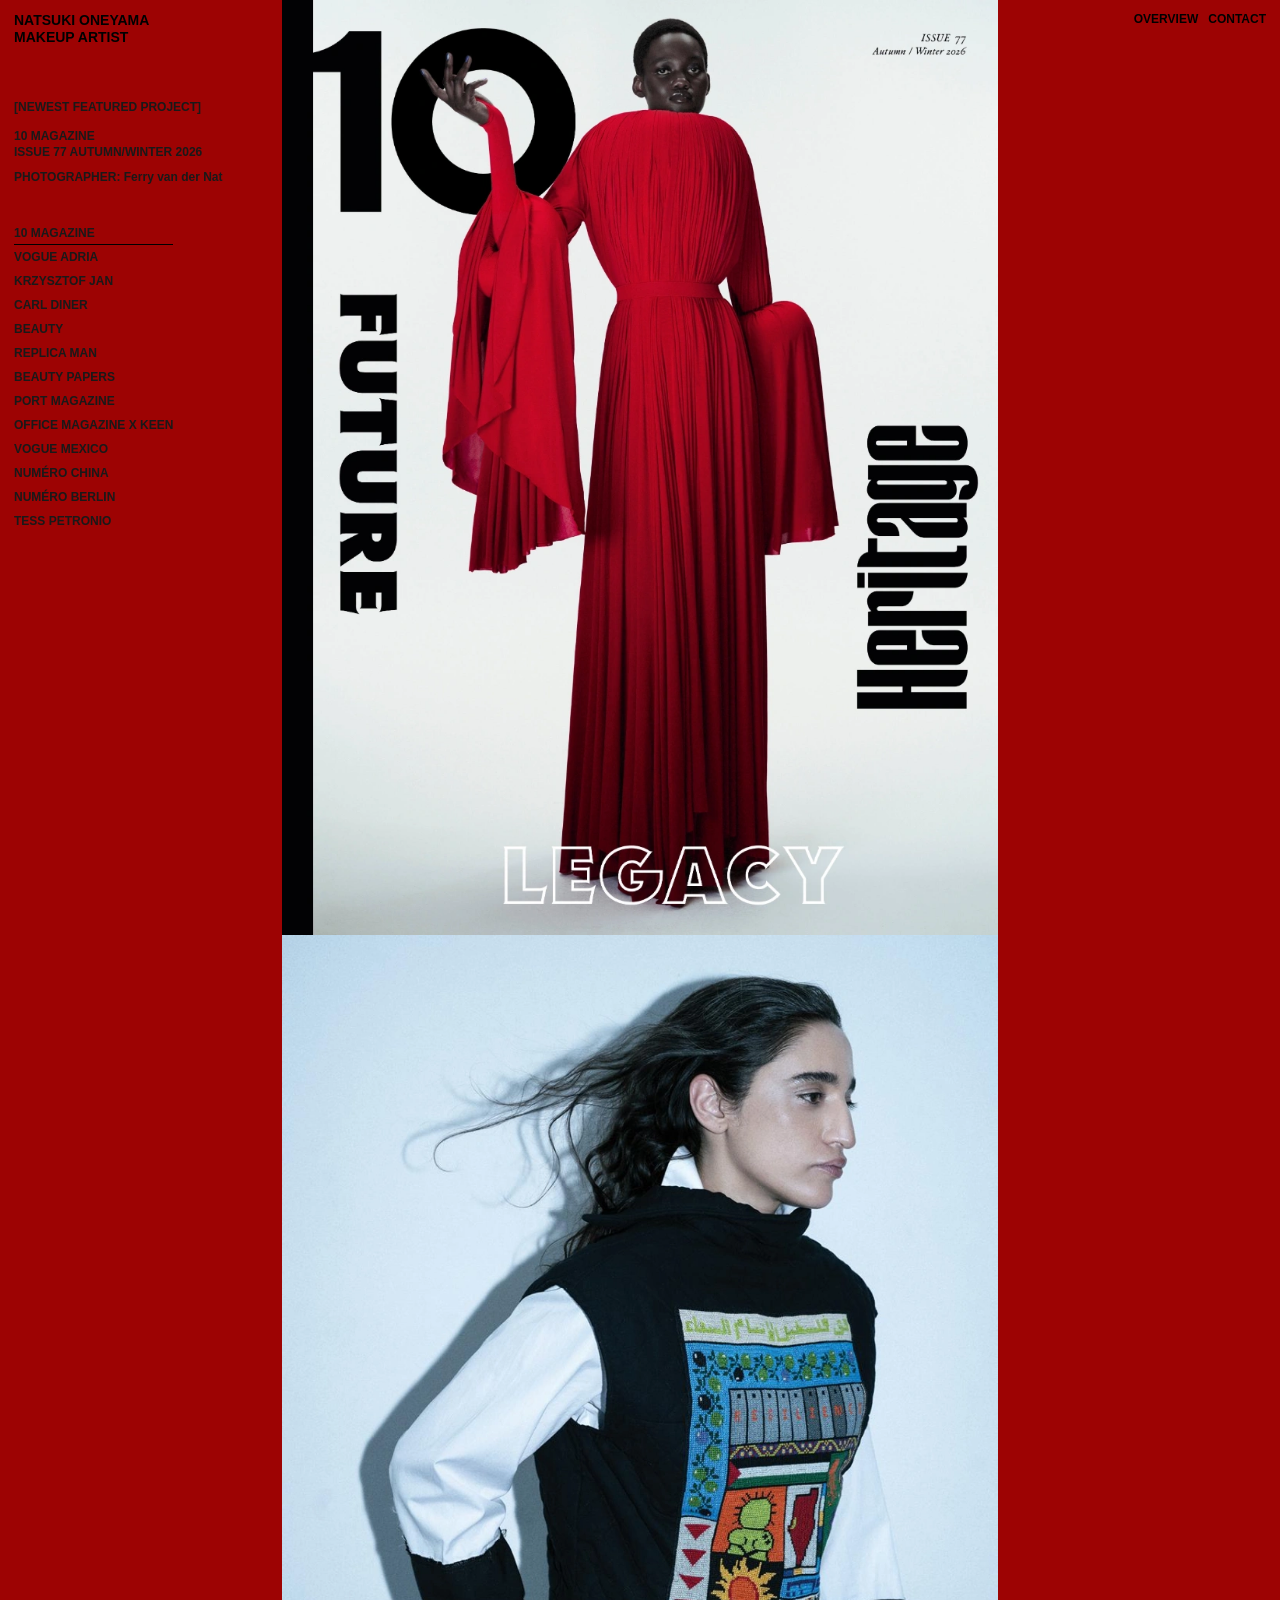
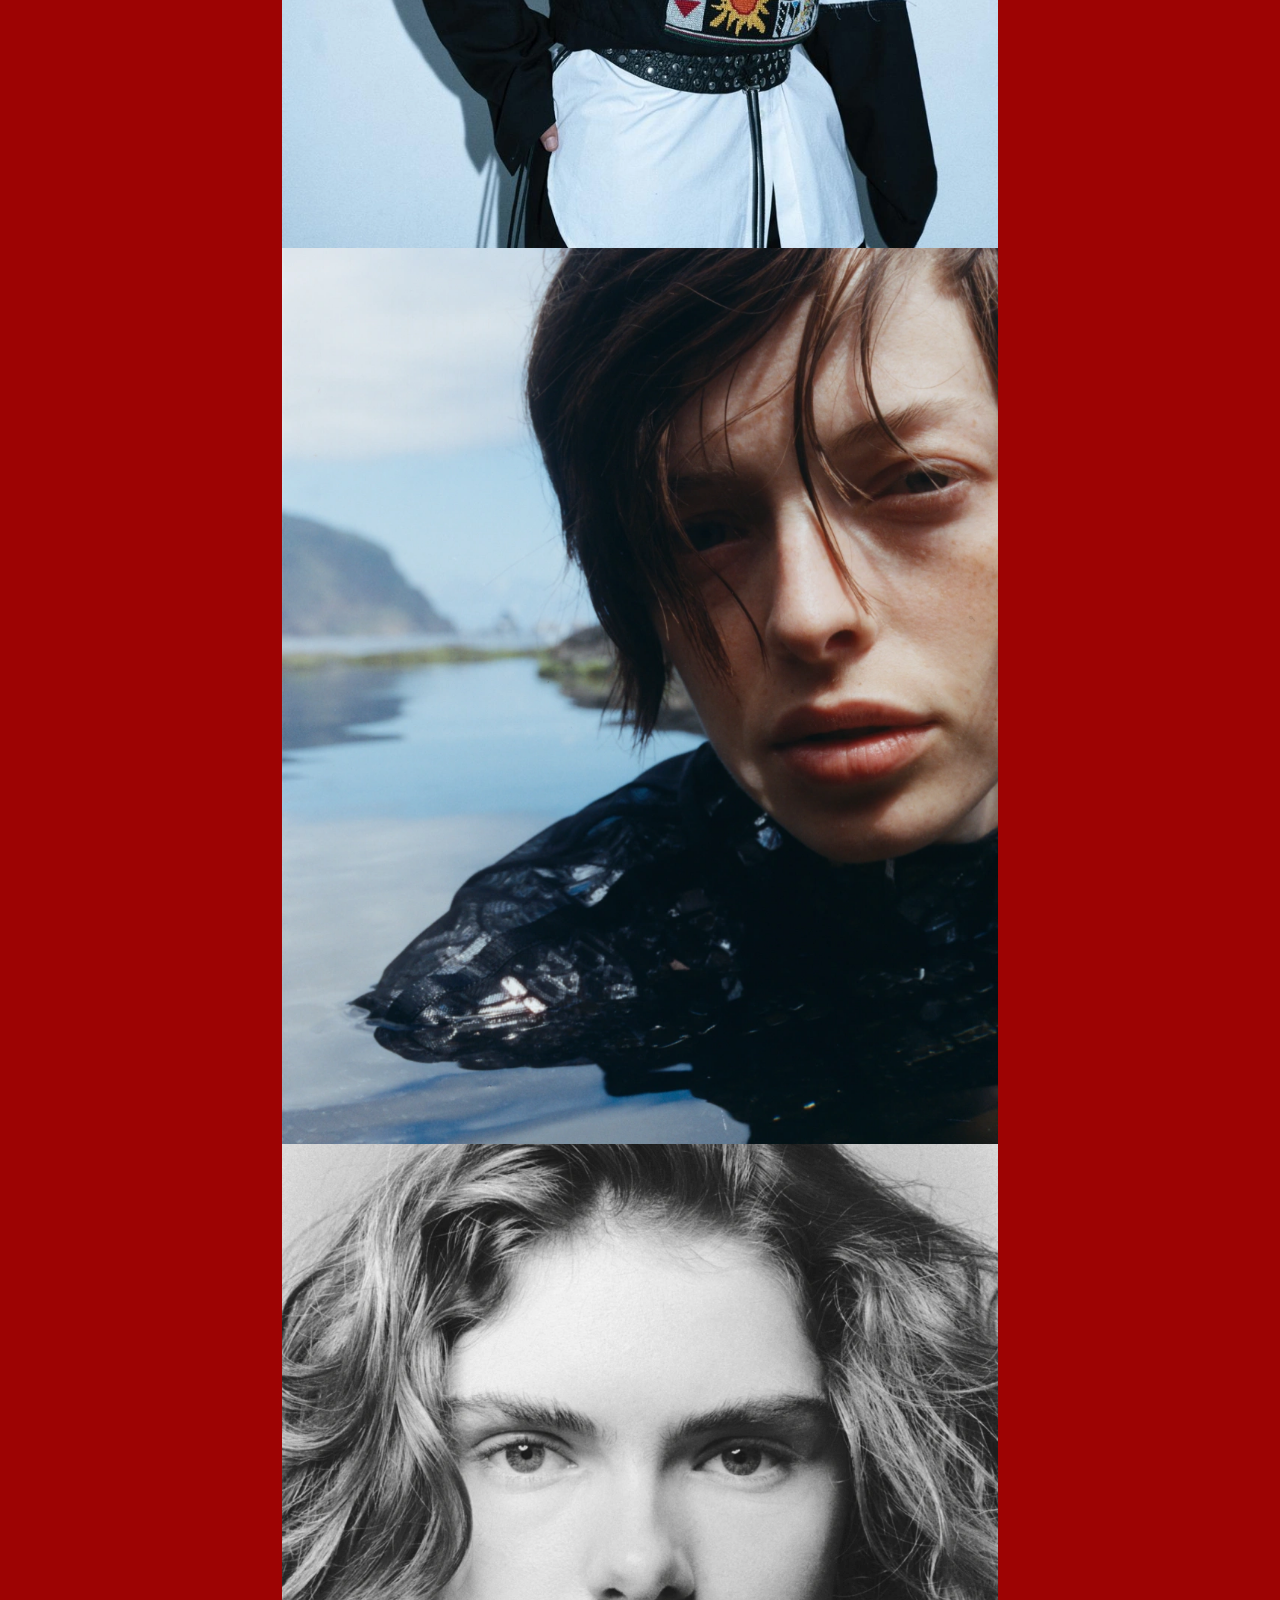
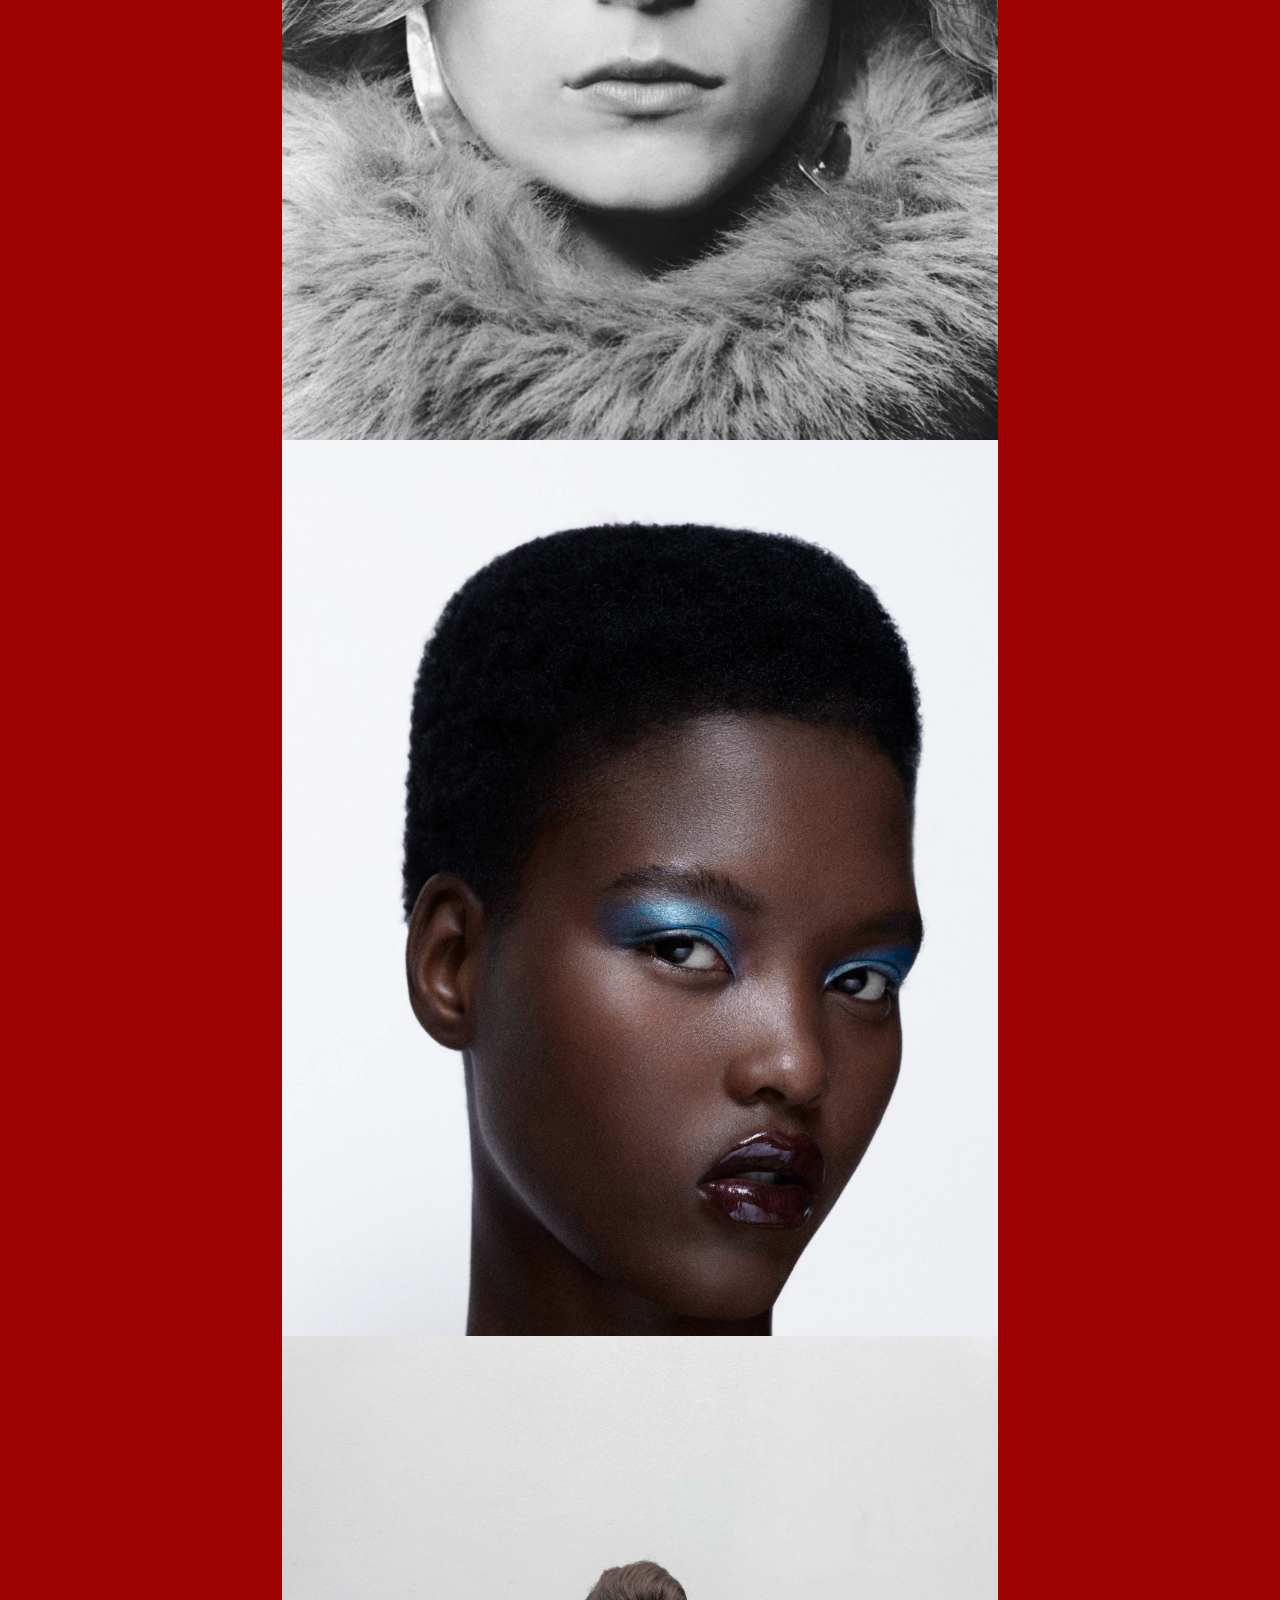
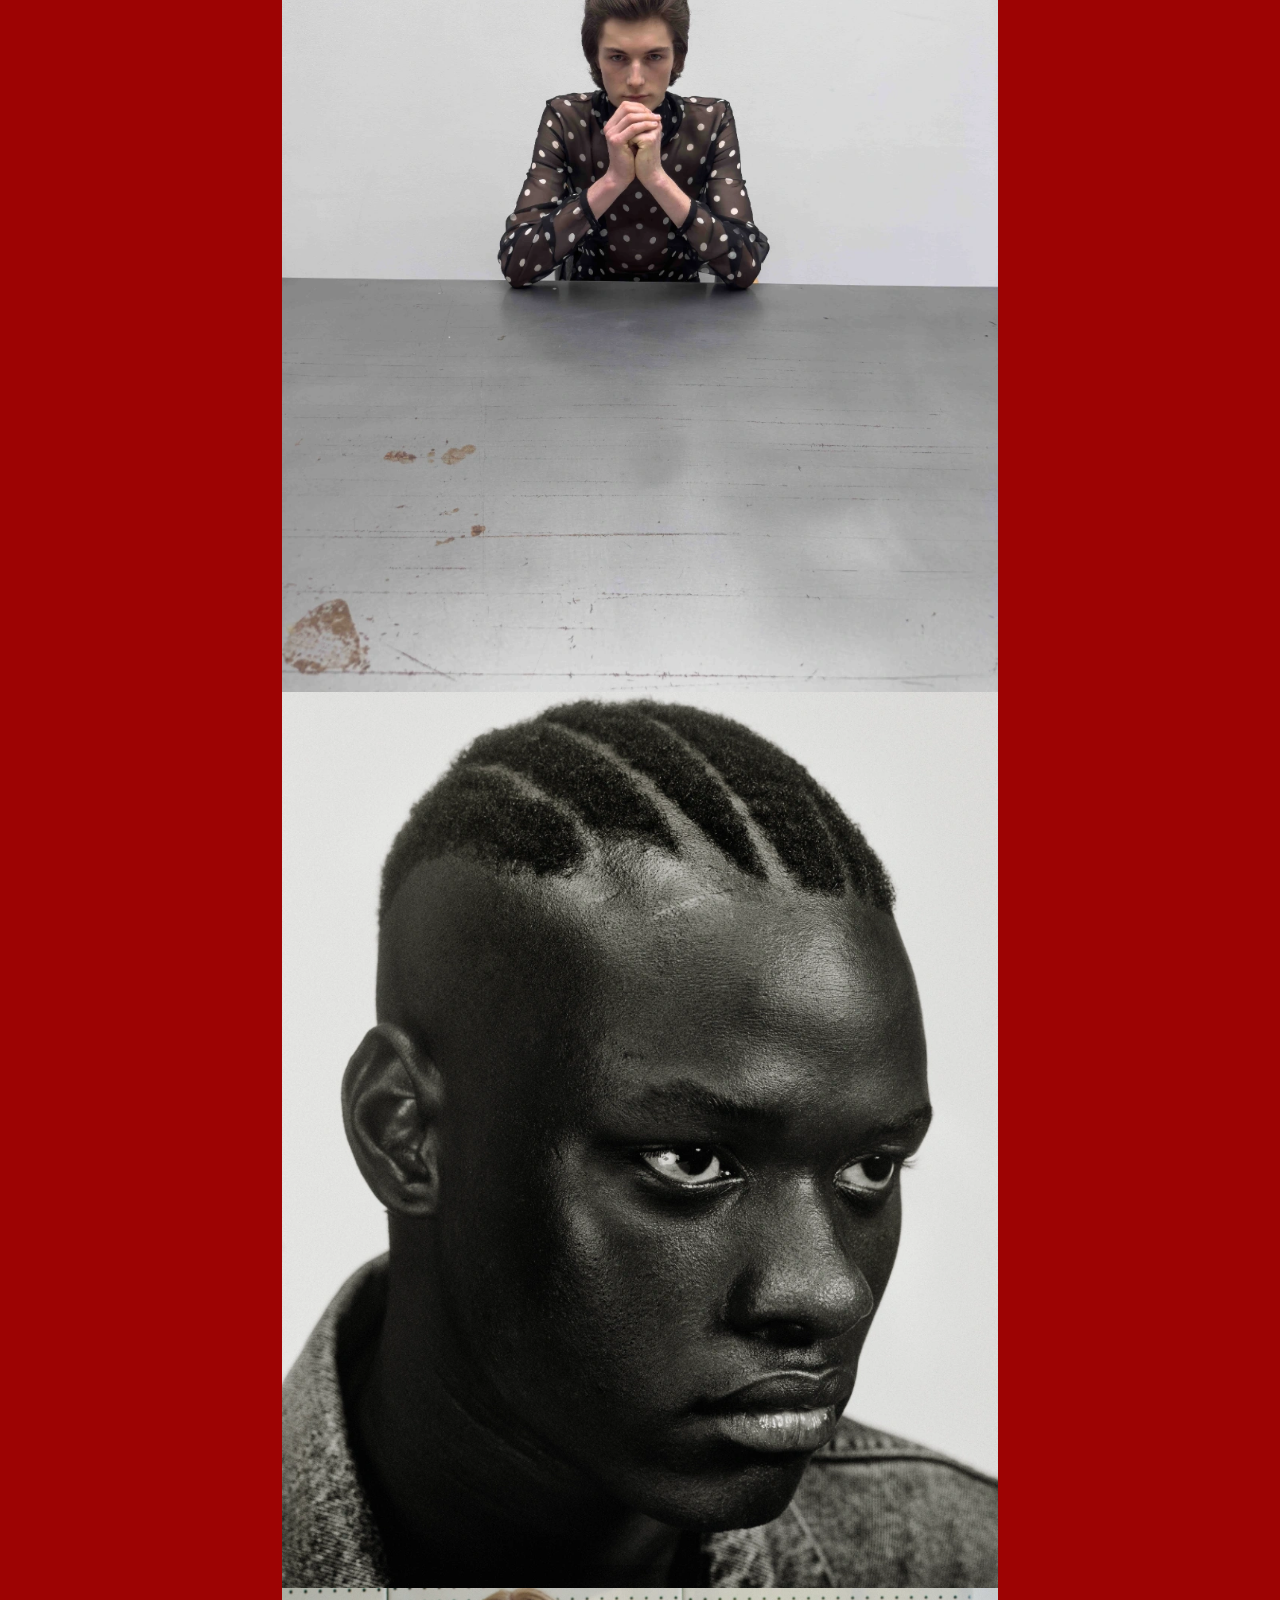
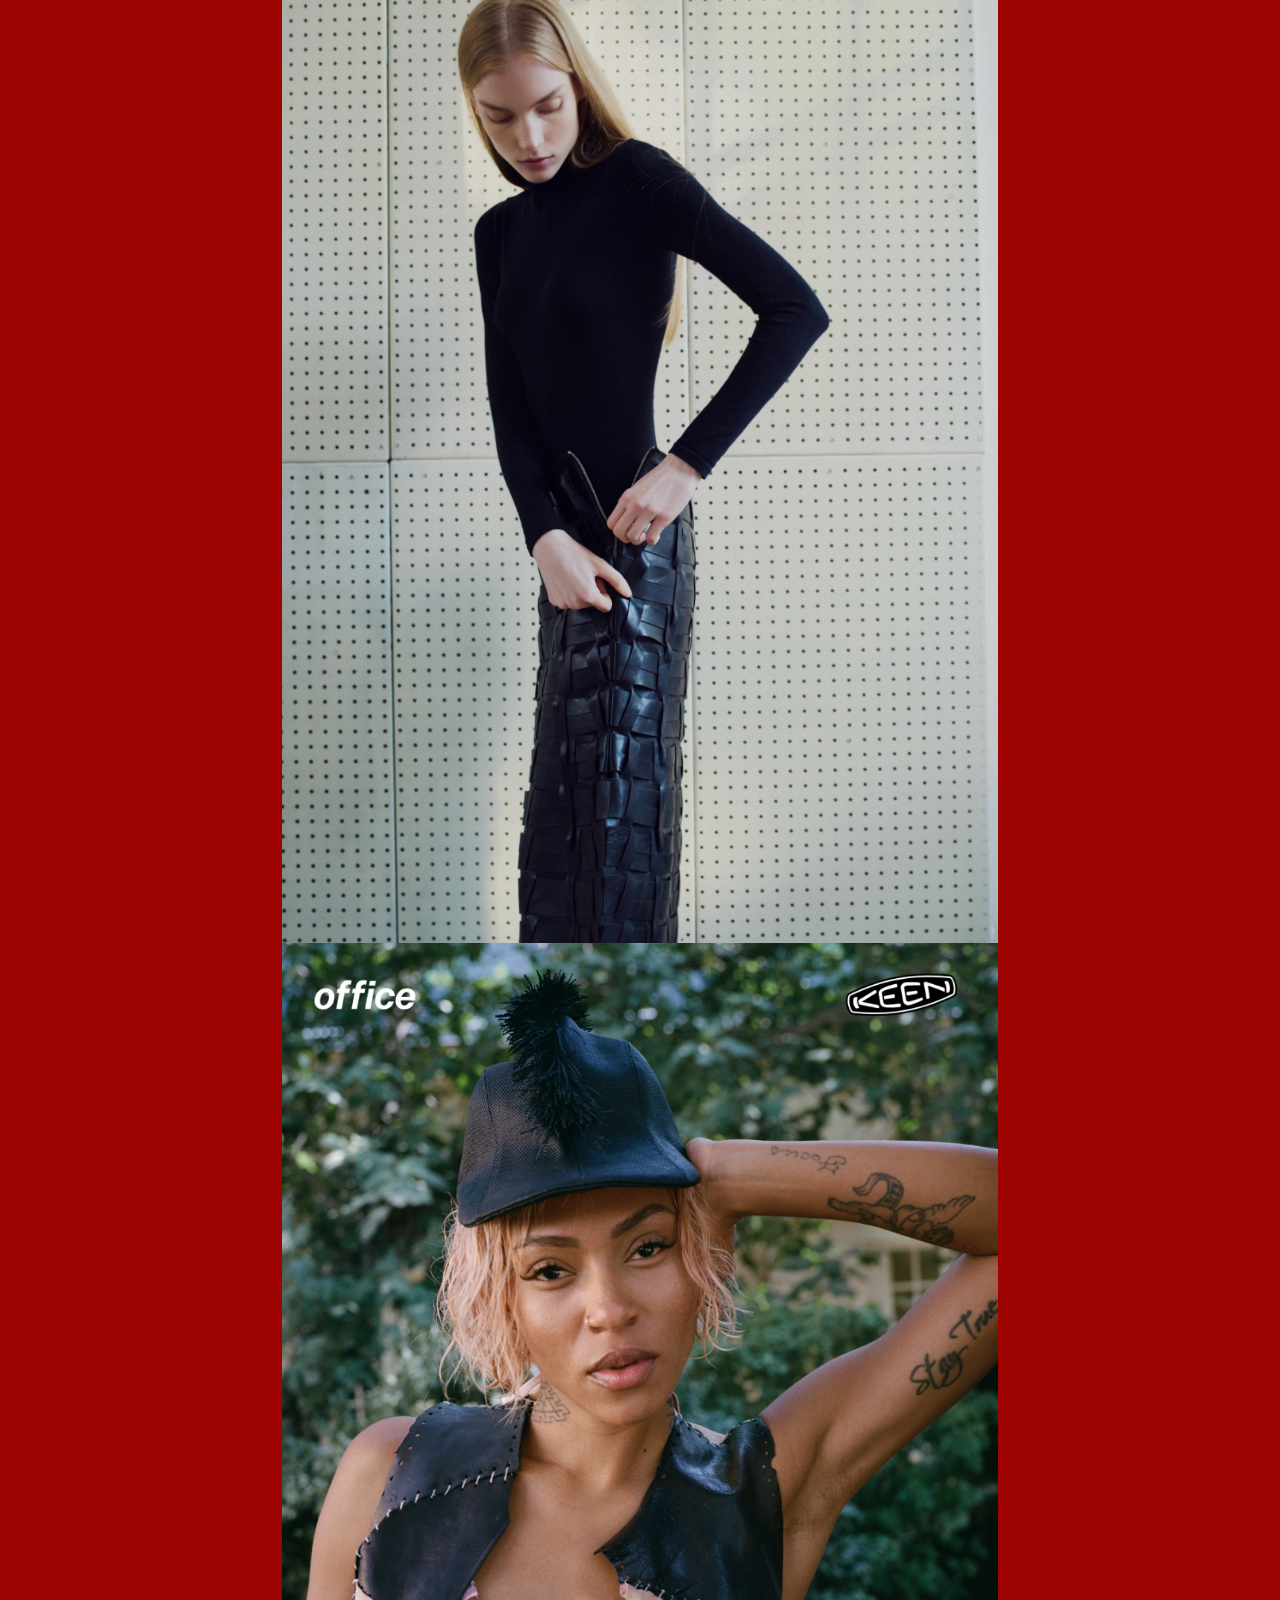
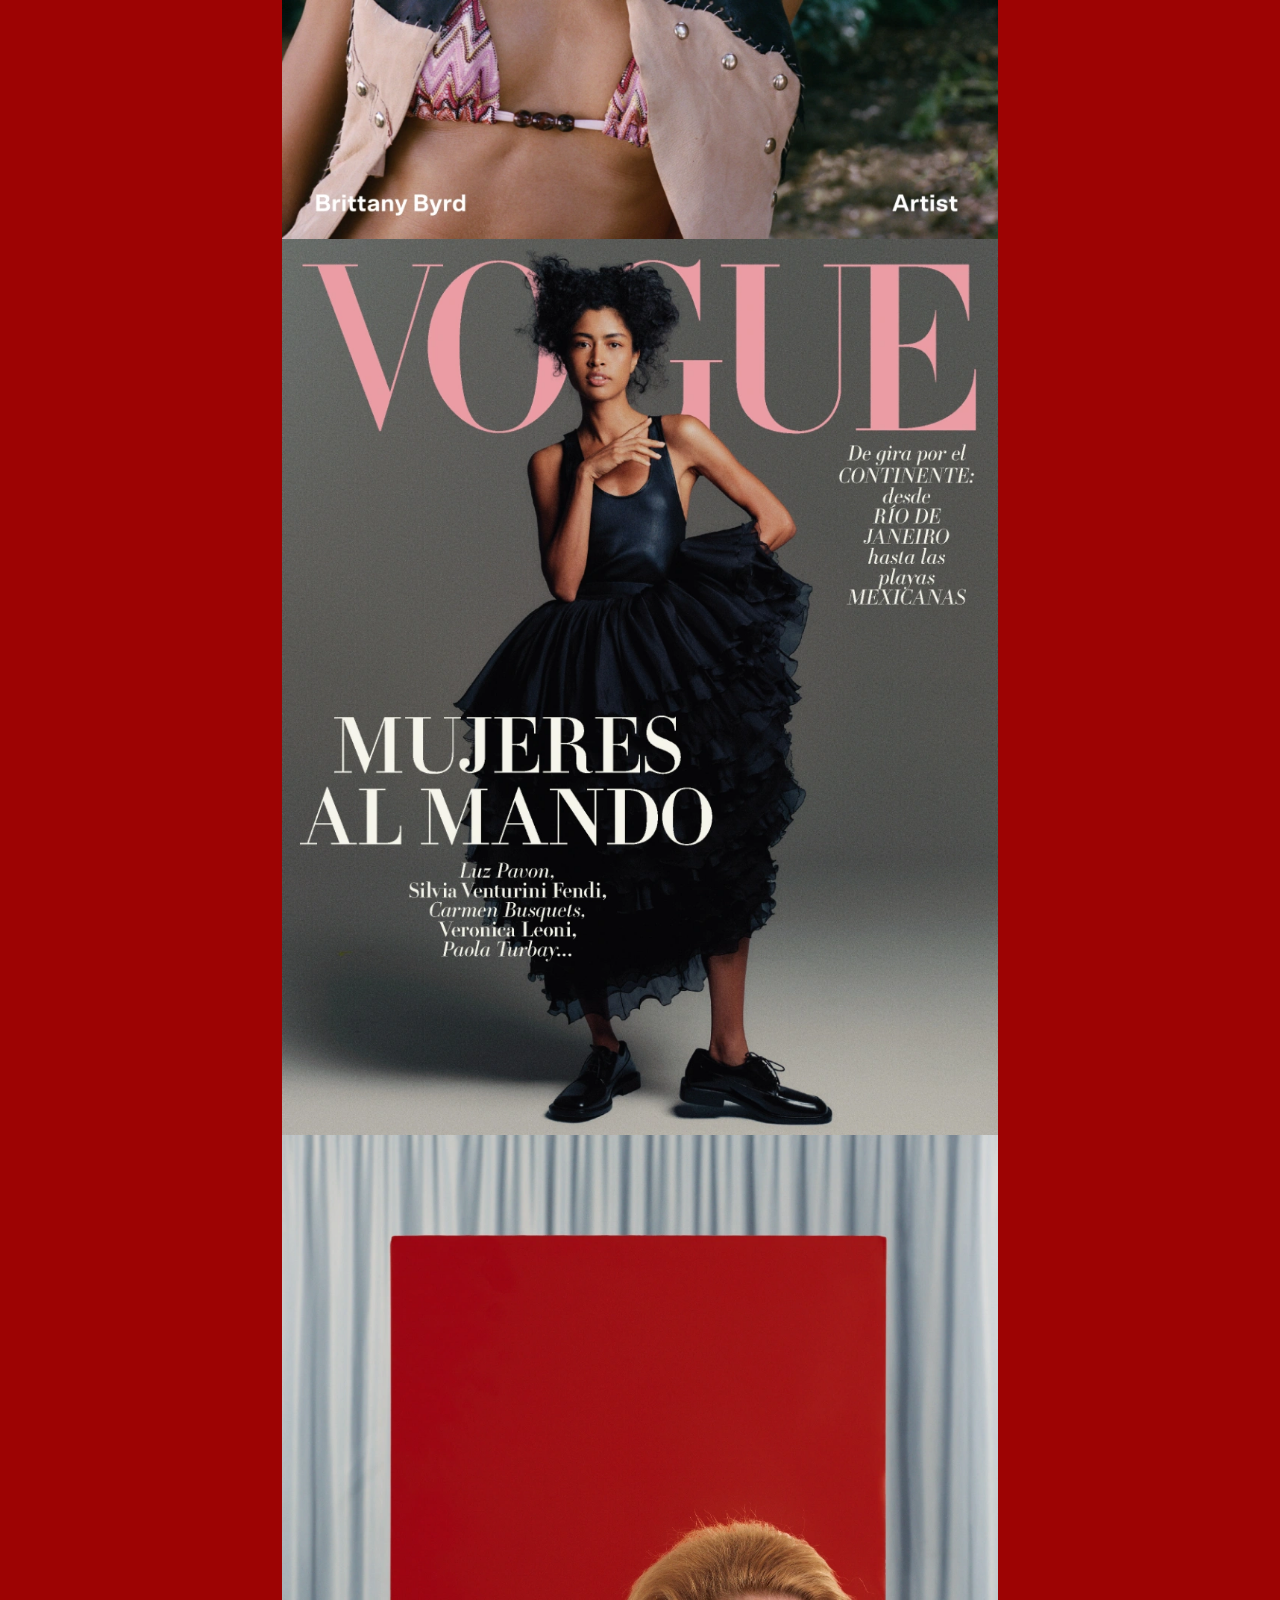
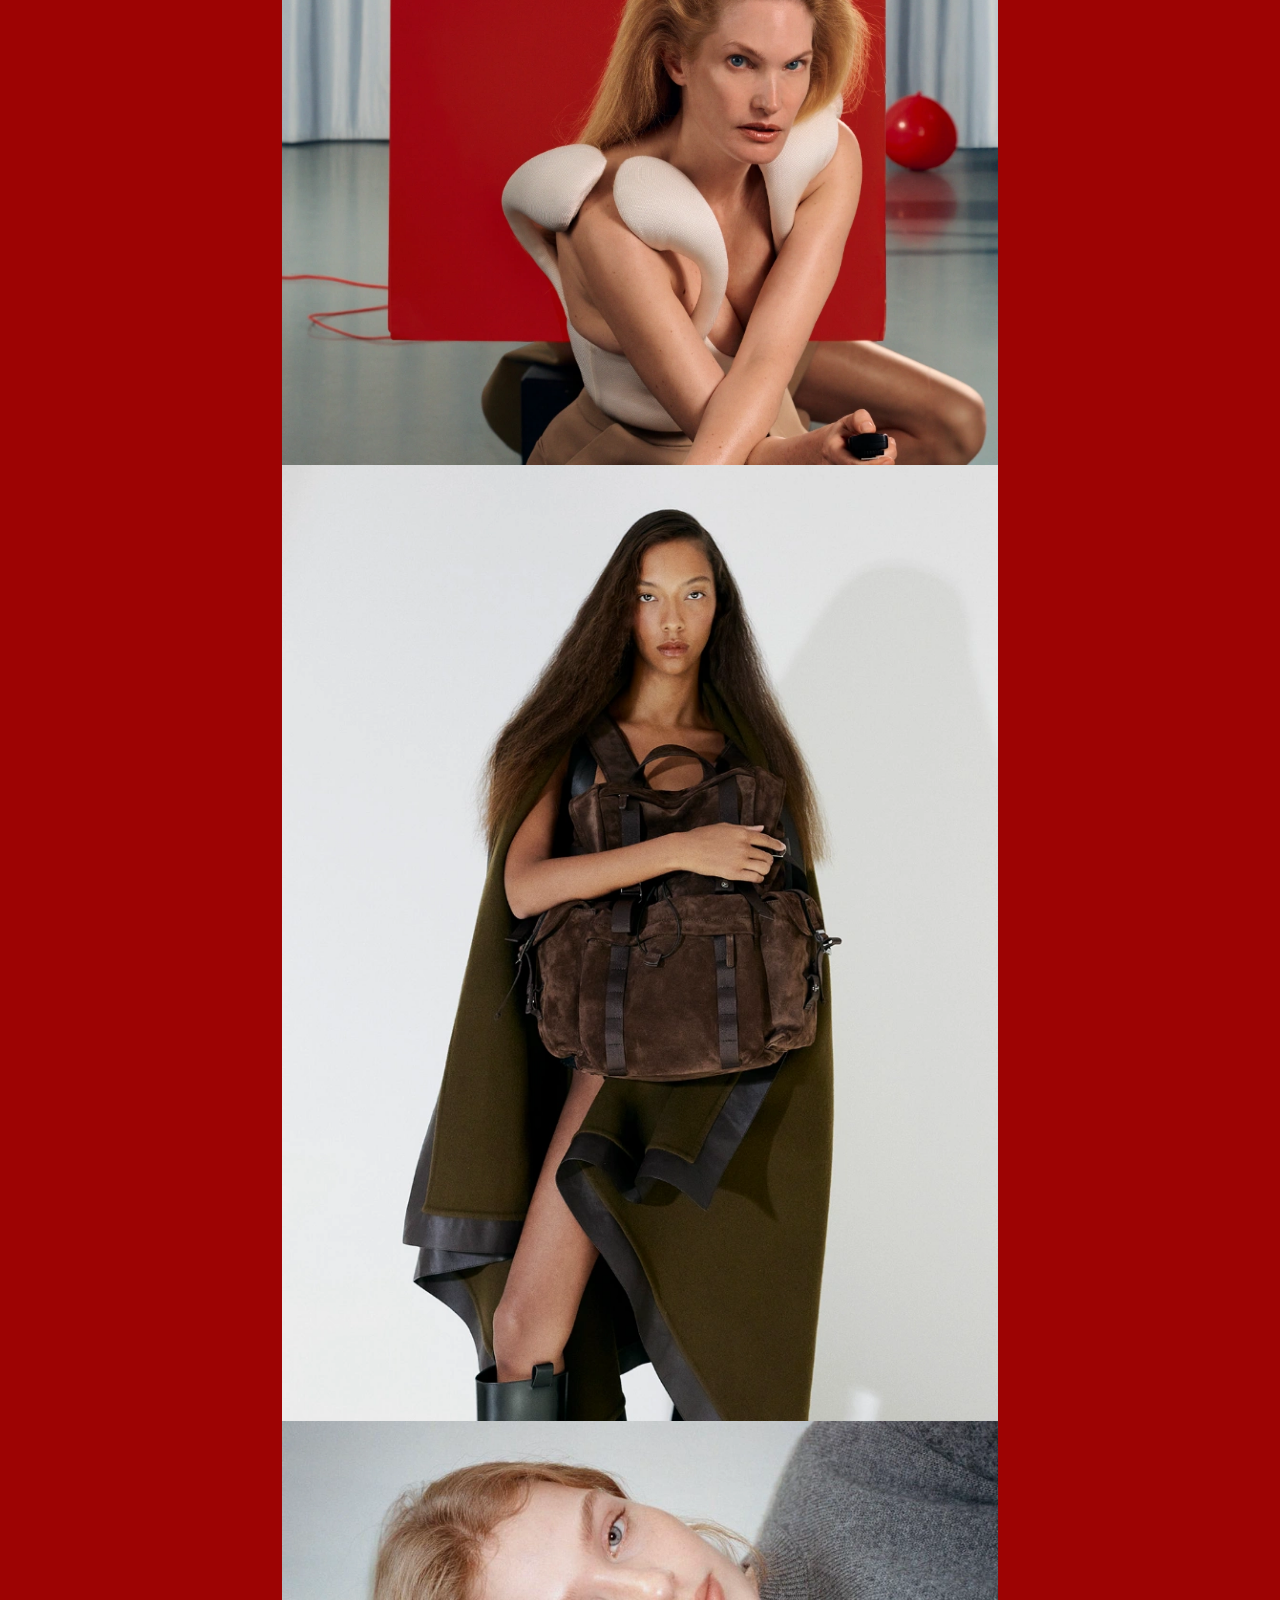
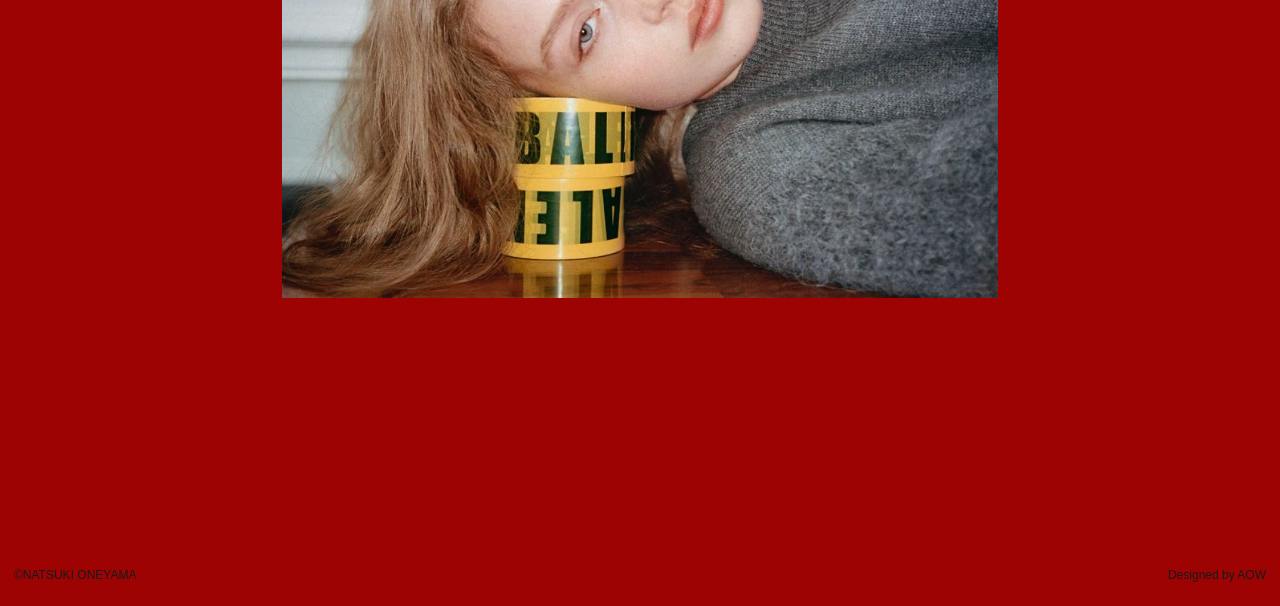
<file: index.html>
<!doctype html>
<html lang="en">
<head>
  <meta charset="utf-8">
  <meta name="viewport" content="width=device-width, initial-scale=1, viewport-fit=cover">
  <title>NATSUKI ONEYAMA — MAKEUP ARTIST</title>
  <link rel="stylesheet" href="overview.css">
  <link rel="stylesheet" href="index.css">
  <script src="portfolio-data.js" defer></script>
  <script src="index.js" defer></script>
</head>
<body>
  <!-- Same look as before (position/blend-mode/bold are id/class rules that don't
       care about the element's tag, and overview.css's global button reset already
       makes a <button> look identical to plain text) - now a toggle for the
       Information overlay below, exactly like overview.html's #info-toggle brand
       button. -->
  <button class="brand" id="index-brand" aria-expanded="false" aria-controls="index-info">NATSUKI ONEYAMA<br>MAKEUP ARTIST</button>
  <!-- Header nav, all breakpoints (overlays the images, same fixed+mix-blend-mode
       technique as #index-brand - see index.css). "PERSONAL" has no confirmed link
       target anywhere in the current site, so it's plain text, not a link - see
       report. -->
  <nav class="index-header-nav" aria-label="Site">
    <a href="overview.html">OVERVIEW</a>
    <a href="mailto:natsukioneyama@gmail.com">CONTACT</a>
  </nav>
  <main id="index-main">
    <!-- Desktop/Tablet only (hidden <=699px) - text project index, same 14-entry
         sequence and same openProject() as the giant thumbnails below. -->
    <nav class="index-project-nav" id="index-project-nav" aria-label="Project index"></nav>
    <div class="index-visual" id="index-visual">
      <!-- 14 giant thumbnails, one continuous sequence, injected by index.js. The
           dynamic caption previously shown here now lives in the left fixed UI
           (BRAND / CAPTION / .index-project-nav) instead - see index.js/index.css. -->
    </div>
  </main> 
  <footer class="index-footer">
    <span>&copy;NATSUKI ONEYAMA</span>
    <span>Designed by AOW</span>
  </footer>
  <section id="index-modal" class="overlay" role="dialog" aria-modal="true" aria-label="Project media viewer" tabindex="-1" hidden>
    <div class="modal-brand" id="index-modal-header">
      <strong>NATSUKI ONEYAMA<br>MAKEUP ARTIST</strong>
      <div id="index-modal-caption" class="caption"></div>
    </div>
    <div id="index-stage"></div>
  </section>
  <!-- Same structure/content/classes as overview.html's #info (id prefixed index- to
       avoid any collision) - see report for what's reused verbatim. -->
  <section id="index-info" class="overlay info" role="dialog" aria-modal="true" aria-label="About Natsuki Oneyama" hidden>
    <button id="index-info-close" class="info-brand" aria-label="Close information">NATSUKI ONEYAMA<br>MAKEUP ARTIST</button>
    <div class="info-columns">
      <p class="bio">Paris-based makeup artist creating refined beauty with a modern, image-driven sensibility. Working across fashion, beauty and commercial projects, his approach combines precision, restraint and a strong understanding of how makeup functions within the broader visual narrative of an image.</p>
      <p class="clients">SELECTED CLIENTS /<br><br>BYREDO / GIVENCHY BEAUTY / YSL BEAUTY / CLARINS / ADIDAS / DELVAUX / SWAROVSKI / ARTHUS BERTRAND / MORE OR LESS / BEAUTY PAPERS / MODERN WEEKLY CHINA / REPLICA MAN / 10 MAGAZINE / PORT MAGAZINE / OFFICE MAGAZINE / HUBE / VOGUE MEXICO / VOGUE ADRIA / VOGUE CZ / NUMÉRO BERLIN / NUMÉRO CHINA /  NUMÉRO SWITZERLAND</p>
      <nav class="info-links" aria-label="Contact and profile"><a href="https://www.instagram.com/natsukimua/">@NATSUKIMUA</a><a href="https://models.com/people/natsuki-oneyama">MODELS.COM</a><a href="pdf-request.html">PDF</a><a href="mailto:natsukioneyama@gmail.com">CONTACT</a></nav>
     <img class="info-image" src="info/info01.webp"  alt="">
    </div>
   
  </section>
</body>
</html>
</file>
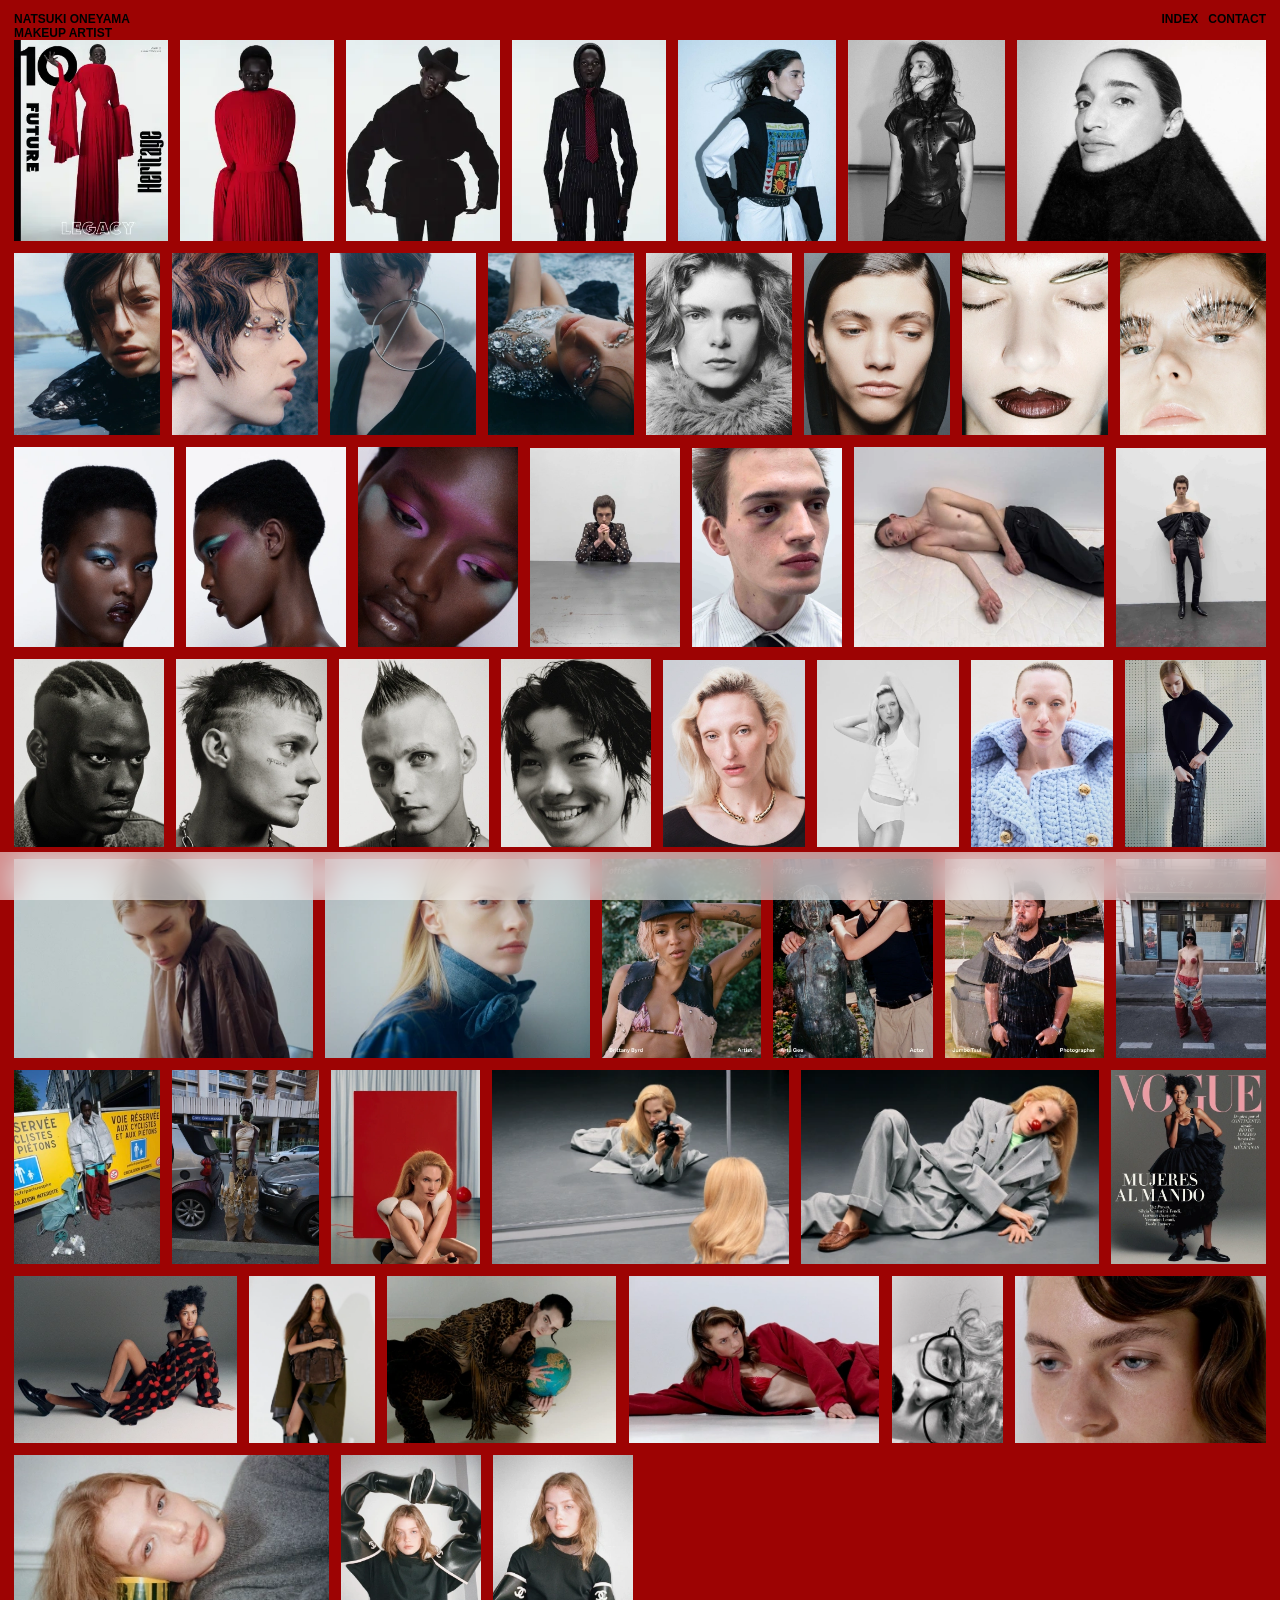
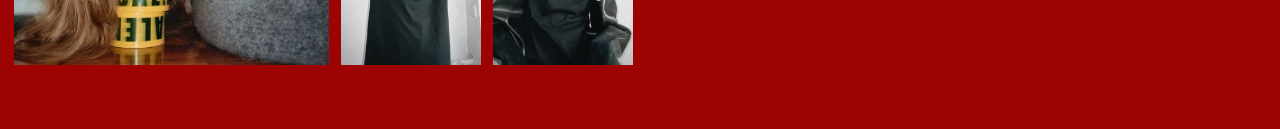
<file: overview.html>
<!doctype html>
<html lang="en">
<head>
  <meta charset="utf-8">
  <meta name="viewport" content="width=device-width, initial-scale=1, viewport-fit=cover">
  <title>Overview — NATSUKI ONEYAMA</title>
  <link rel="stylesheet" href="overview.css">
  <script src="justified-layout.umd.js" defer></script>
  <script src="portfolio-data.js" defer></script>
  <script src="overview.js" defer></script>
</head>
<body>
  <button class="brand" id="info-toggle" aria-expanded="false" aria-controls="info">NATSUKI ONEYAMA<br>MAKEUP ARTIST</button>
  <!-- Same class/position/behavior as index.html's own header nav (shared rule
       lives in overview.css) - inerted alongside #overview-nav/#info-toggle while
       the modal or info overlay is open, see overview.js's lock()/close(). -->
  <nav class="index-header-nav" aria-label="Site">
    <a href="index.html">INDEX</a>
    <a href="mailto:natsukioneyama@gmail.com">CONTACT</a>
  </nav>
  <main id="overview"><div id="grid" aria-label="Selected portfolio"></div></main>
  <footer class="bottom-nav" id="overview-nav">
    <div class="caption" id="overview-caption" aria-live="polite"></div>
  </footer>
  <section id="modal" class="overlay" role="dialog" aria-modal="true" aria-label="Portfolio media viewer" hidden>
    <div class="modal-brand">NATSUKI ONEYAMA<br>MAKEUP ARTIST</div>
    <div id="stage" class="stage"></div>
    <div class="modal-footer"><div id="modal-caption" class="caption" aria-live="polite"></div><button id="modal-close" aria-label="Close media viewer">×</button></div>
  </section>
  <section id="info" class="overlay info" role="dialog" aria-modal="true" aria-label="About Natsuki Oneyama" hidden>
    <button id="info-close" class="info-brand" aria-label="Close information">NATSUKI ONEYAMA<br>MAKEUP ARTIST</button>
        <div class="info-columns">
      <p class="bio">Paris-based makeup artist creating refined beauty with a modern, image-driven sensibility. Working across fashion, beauty and commercial projects, his approach combines precision, restraint and a strong understanding of how makeup functions within the broader visual narrative of an image.</p>
      <p class="clients">SELECTED CLIENTS /<br><br>BYREDO / GIVENCHY BEAUTY / YSL BEAUTY / CLARINS / ADIDAS / DELVAUX / SWAROVSKI / ARTHUS BERTRAND / MORE OR LESS / BEAUTY PAPERS / MODERN WEEKLY CHINA / REPLICA MAN / 10 MAGAZINE / PORT MAGAZINE / OFFICE MAGAZINE / HUBE / VOGUE MEXICO / VOGUE ADRIA / VOGUE CZ / NUMÉRO BERLIN / NUMÉRO CHINA /  NUMÉRO SWITZERLAND</p>
      <nav class="info-links" aria-label="Contact and profile"><a href="https://www.instagram.com/natsukimua/">@NATSUKIMUA</a><a href="https://models.com/people/natsuki-oneyama">MODELS.COM</a><a href="pdf-request.html">PDF</a><a href="mailto:natsukioneyama@gmail.com">CONTACT</a></nav>
     <img class="info-image" src="info/info01.webp"  alt="">
    </div>
  </section>
</body>
</html>
</file>
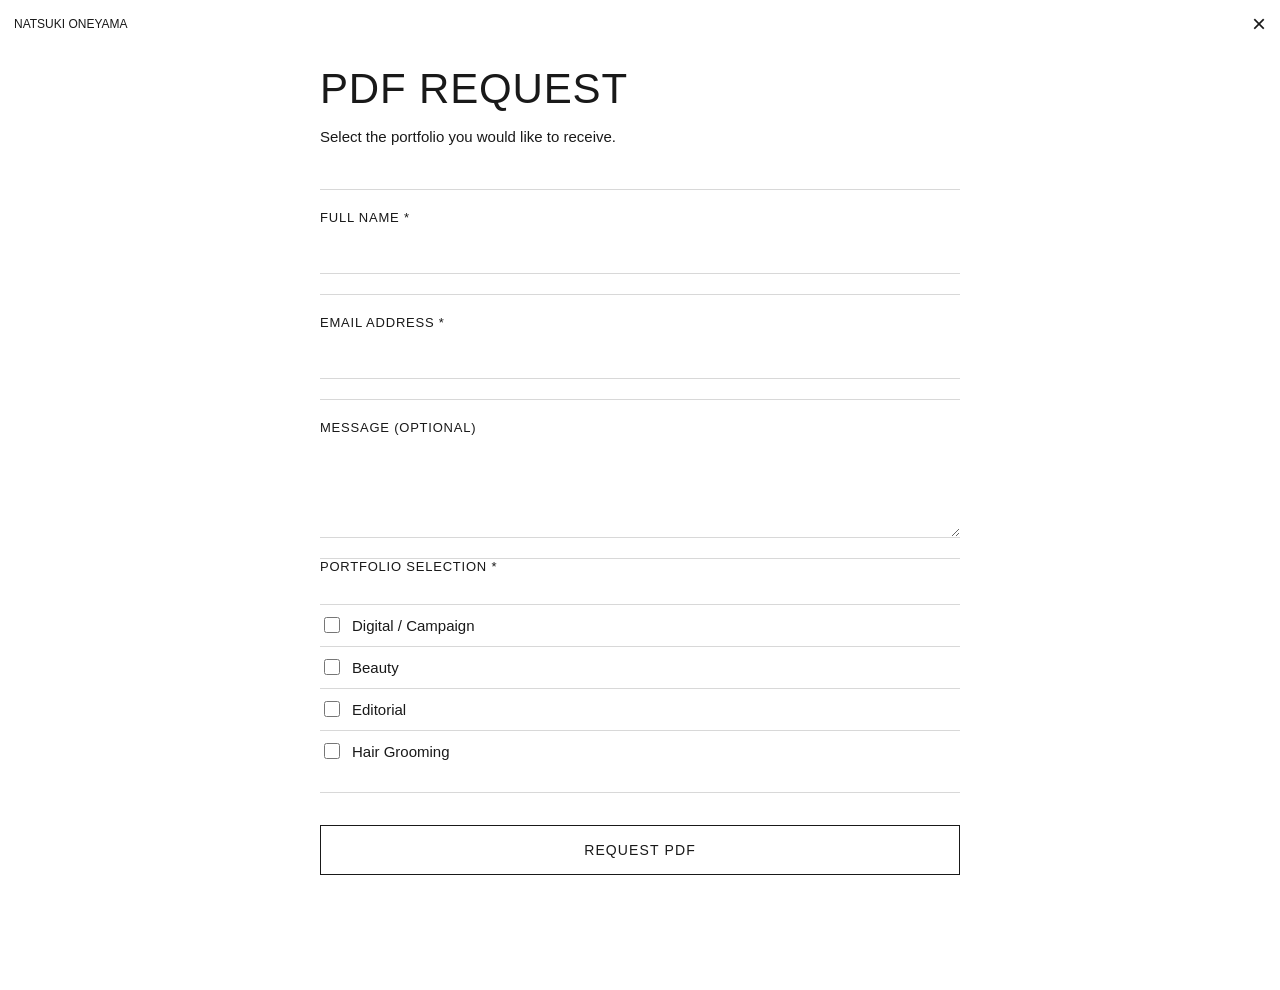
<file: pdf-request.html>
<!doctype html>
<html lang="en">
<head>
  <meta charset="utf-8" />
  <meta name="viewport" content="width=device-width, initial-scale=1.0, viewport-fit=cover" />
  <meta name="format-detection" content="telephone=no, email=no, address=no, date=no" />

  <title>PDF Request — NATSUKI ONEYAMA</title>

  <meta name="description"
        content="Request the commercial portfolio PDF for Paris-based MAKE-UP ARTIST Natsuki Oneyama." />

  <link rel="stylesheet" href="./pdf-request.css" />
</head>

<body>

<header class="pdf-request-header">
  <p class="pdf-request-name">Natsuki Oneyama</p>
  <a class="pdf-request-back" href="overview.html" aria-label="Back to site">×</a>
</header>

<main class="pdf-request-page">
  <div class="pdf-request-inner">

    <h1 class="pdf-request-title">PDF Request</h1>
    <p class="pdf-request-intro">Select the portfolio you would like to receive.</p>

    <form class="pdf-request-form" action="https://formspree.io/f/xeajyvgn" method="POST">

      <input type="text" name="_gotcha" class="pdf-request-honeypot" tabindex="-1" autocomplete="off" aria-hidden="true">

      <div class="pdf-request-field">
        <label for="pdf-request-name">Full name <span aria-hidden="true">*</span></label>
        <input type="text" id="pdf-request-name" name="name" autocomplete="off" autocorrect="off" spellcheck="false" required>
      </div>

      <div class="pdf-request-field">
        <label for="pdf-request-email">Email address <span aria-hidden="true">*</span></label>
        <input type="email" id="pdf-request-email" name="email" required>
      </div>

      <div class="pdf-request-field">
        <label for="pdf-request-message">Message (optional)</label>
        <textarea id="pdf-request-message" name="message" rows="4"></textarea>
      </div>

      <fieldset class="pdf-request-fieldset">
        <legend>Portfolio selection <span aria-hidden="true">*</span></legend>

        <label class="pdf-request-checkbox">
          <input type="checkbox" name="portfolio" value="Digital / Campaign">
          <span>Digital / Campaign</span>
        </label>

        <label class="pdf-request-checkbox">
          <input type="checkbox" name="portfolio" value="Beauty">
          <span>Beauty</span>
        </label>

        <label class="pdf-request-checkbox">
          <input type="checkbox" name="portfolio" value="Editorial">
          <span>Editorial</span>
        </label>

        <label class="pdf-request-checkbox">
          <input type="checkbox" name="portfolio" value="Hair / Grooming">
          <span>Hair Grooming</span>
        </label>
      </fieldset>

      <button type="submit" class="pdf-request-submit">Request PDF</button>

      <p class="pdf-request-status" role="status" aria-live="polite"></p>

    </form>

  </div>
</main>

<script>
(function () {
  var form = document.querySelector(".pdf-request-form");
  var status = document.querySelector(".pdf-request-status");
  var submitButton = document.querySelector(".pdf-request-submit");
  var checkboxes = form.querySelectorAll('input[name="portfolio"]');

  function atLeastOnePortfolioChecked() {
    return Array.prototype.some.call(checkboxes, function (checkbox) {
      return checkbox.checked;
    });
  }

  function updatePortfolioValidity() {
    var message = atLeastOnePortfolioChecked() ? "" : "Please select at least one portfolio.";
    Array.prototype.forEach.call(checkboxes, function (checkbox) {
      checkbox.setCustomValidity(message);
    });
  }

  Array.prototype.forEach.call(checkboxes, function (checkbox) {
    checkbox.addEventListener("change", updatePortfolioValidity);
  });

  updatePortfolioValidity();

  form.addEventListener("submit", function (event) {
    event.preventDefault();
    updatePortfolioValidity();

    if (!form.reportValidity()) {
      return;
    }

    submitButton.disabled = true;
    status.textContent = "Sending…";

    fetch(form.action, {
      method: "POST",
      body: new FormData(form),
      headers: { Accept: "application/json" }
    })
      .then(function (response) {
        if (response.ok) {
          status.textContent = "Thank you. Your request has been sent.";
          form.reset();
          updatePortfolioValidity();
        } else {
          return response.json().then(function (data) {
            var errorMessage = data && data.errors
              ? data.errors.map(function (error) { return error.message; }).join(", ")
              : "Something went wrong. Please try again.";
            status.textContent = errorMessage;
          });
        }
      })
      .catch(function () {
        status.textContent = "Something went wrong. Please try again.";
      })
      .finally(function () {
        submitButton.disabled = false;
      });
  });
})();
</script>

</body>
</html>
</file>
<file: overview.css>
:root { font-family: Arial, Helvetica, sans-serif; color: #191919; --bg: #9d0303; background: var(--bg); font-size: 12px; --edge: 14px; }
* { box-sizing: border-box; }
body { margin: 0; }
button, a { color: inherit; font: inherit; -webkit-tap-highlight-color: transparent; }
button { padding: 0; border: 0; background: none; cursor: pointer; appearance: none; -webkit-appearance: none; }
a { text-decoration: none; }
button:focus-visible, a:focus-visible { outline: 1px solid currentColor; outline-offset: 4px; }
.no-ring:focus-visible { outline: none; }
[hidden] { display: none !important; }
.brand, .info-brand, .modal-brand { position: fixed; left: max(var(--edge), env(safe-area-inset-left)); top: max(12px, env(safe-area-inset-top)); text-align: left; line-height: 1.2; font-weight: bold; }
.brand { z-index: 10; color: var(--bg); mix-blend-mode: difference; }
/* Shared by index.html and overview.html (both load this file) so the two pages'
   top-right nav can never drift apart - same overlay-on-image technique as .brand
   (fixed + mix-blend-mode) rather than a white bar that separates it from the
   visual, on every breakpoint. */
.index-header-nav {
  display: flex; gap: 10px;
  position: fixed; z-index: 10; color: var(--bg); mix-blend-mode: difference;
  right: max(var(--edge), env(safe-area-inset-right));
  top: max(12px, env(safe-area-inset-top));
  font-weight: bold;
}
#overview { padding: 40px var(--edge) 64px; }
#grid { position: relative; }
.jl-item { display: block; margin: 0; }
/* transform-origin/transition live on the inner media, not this wrapper: the
   wrapper is the absolutely-positioned, justifiedLayout-sized grid cell that
   :hover/mouseenter/mouseleave hit-test against, so its own box must never resize -
   only the visual (img/video) scales. That keeps the hover hit-box static and is
   what stops the shrink-hover-out/grow-hover-in flicker loop at a thumbnail's edge. */
.jl-item img, .jl-item video { width: 100%; height: 100%; object-fit: contain; display: block; transform-origin: center; transition: transform 180ms ease; }
.jl-item:focus-visible { z-index: 2; }
.jl-item:focus-visible img, .jl-item:focus-visible video { transform: scale(1.065); }
.jl-item.selected { z-index: 2; }
.jl-item.selected img, .jl-item.selected video { transform: scale(0.85); }
/* .hover-group is toggled by overview.js on every thumbnail belonging to the
   hovered one's project (not just the hovered element itself), replacing the old
   bare `.jl-item:hover` rule - see the report for why. Not media-query-gated: the
   same class also drives the touch tap-to-preview flow (coarse pointers), so this
   must render there too, not only under (hover:hover) and (pointer:fine). */
.jl-item.hover-group { z-index: 2; }
.jl-item.hover-group img, .jl-item.hover-group video { transform: scale(0.85); }
.bottom-nav, .modal-footer { position: fixed; bottom: 0; left: 0; right: 0; padding: 9px max(var(--edge), env(safe-area-inset-right)) max(9px, env(safe-area-inset-bottom)) max(var(--edge), env(safe-area-inset-left)); min-height: 46px; display: flex; align-items: center; justify-content: space-between; gap: 20px; }
.bottom-nav { z-index: 5; background: rgba(255,255,255,.55); backdrop-filter: blur(14px); -webkit-backdrop-filter: blur(14px); }
.bottom-nav[inert], .brand[inert] { visibility: hidden; }
.caption { line-height: 1.25; min-height: 30px; }
.caption span { display: block; }

.overlay { position: fixed; inset: 0; z-index: 20; background: rgba(245,245,245,.72); backdrop-filter: blur(5px); -webkit-backdrop-filter: blur(5px); }
/* Scoped to #modal only (not .overlay, which #info also uses and needs to scroll
   vertically): the image viewer has no native scroll content of its own - horizontal
   drag is fully JS-driven via pointer events - so no native vertical pan/overscroll
   is needed here, and leaving it enabled is what lets a big downward drag reach
   iOS Safari's native Pull-to-Refresh. */
#modal { touch-action: none; overscroll-behavior-y: none; }
.stage { position: absolute; inset: 48px 30px 54px; overflow: hidden; touch-action: none; }
.modal-media { position: absolute; inset: 0; width: 100%; height: 100%; object-fit: contain; display: block; user-select: none; -webkit-user-select: none; }
.modal-footer button { font-size: 22px; min-width: 44px; min-height: 44px; text-align: right; }
.info { overflow-y: auto; overscroll-behavior: contain; }
.info-brand { z-index: 1; }
.info-columns {
  display: grid;
  grid-template-columns: 230px;
  gap: 20px;
  width: max-content;
  margin: 90px auto 0;
}

.clients {
  grid-row: auto;
}

.info-columns p {
  margin: 0;
  text-align: justify;
}

.info-links {
  display: flex;
  flex-direction: column;
  align-items: flex-start;
  gap: 12px;
}

.info-image {
  display: block;
  width: 200px;
  height: auto;
  margin-top: 10px;
}
@media (max-width: 767px) {
  :root { --edge: 10px; font-size: 10px; }
  #overview { padding-top: 40px; }
  .stage { inset: 48px 0 64px; }
  .bottom-nav { font-size: 12px; }
  .info-links { font-size: 10px; }
  .info-columns {
  display: grid;
  grid-template-columns: min(280px, calc(100vw - 40px));
  gap: 20px;
  width: max-content;
  margin: 70px auto 0;
}
}
/* Real handheld phones only (index.html and overview.html share this file) - the
   above <=767px block's 10px reads too small on an actual iPhone. Every text
   element this needs to affect (.brand, .index-header-nav, .index-featured-label,
   .index-first-ref) already just inherits :root's font-size with no per-element
   override, so raising it back up here is enough on its own - no individual
   overrides added. Deliberately its own breakpoint (699px, matching index.css's own
   Mobile/Tablet Portrait split) rather than widening the 767px block above, so the
   700-767px sliver (part of index.css's Tablet range) keeps its current, unrelated
   10px behavior exactly as-is. */
@media (max-width: 699px) {
  :root { font-size: 14px; }
}
@media (prefers-reduced-motion: reduce) { .jl-item img, .jl-item video { transition: none; } }
</file>
<file: index.css>
/* index.html: Selected Works top page. Shares base resets, .brand and .bottom-nav
   positioning/sizing/responsive-behavior with overview.css (loaded first) - only
   font-weight is overridden here, via id selectors, so overview.html is untouched.

   Layout: one continuous 1-column sequence of 14 giant project thumbnails, the same
   DOM and CSS on every breakpoint (Stussy-style: no separate mobile/desktop grid).
   <=1023px (Mobile/Tablet Portrait, incl. 820x1180 iPad) is the full-bleed single
   column. >=1024px (Desktop/Large Tablet) additionally shows a text project index -
   see the #index-main grid below for how the main visual stays viewport-centered
   regardless of that index's width. */
:root {
  /* First-pass placeholder sizes - not final. Easy to retune from here. */
  --index-visual-width: min(46vw, 620px); /* main visual column width, >=1024px only */
  --index-nav-gap: 40px;                  /* space between the index and the visual column, >=1024px only */
  --index-top-space: 140px;               /* whitespace above the first thumbnail (<=1023px default) */
  --index-footer-space: 160px;            /* whitespace before the footer, after the last thumbnail */

  --index-nav-top: 100px;
  --index-featured-label-gap: 15px;       /* space between [ NEWEST FEATURED PROJECT ] and .index-first-ref below it */
  --index-first-ref-line-gap: 10px;       /* vertical gap between its 2nd and 3rd lines, all breakpoints */
  --index-first-ref-gap: 20px;            /* space between the first-project reference text and its image */
  --index-top-space: var(--index-nav-top);
}


@media (min-width: 1024px) {
  :root {
    /* First-pass Desktop size, deliberately much larger than before (Stussy-style
       giant editorial image) - still a CSS var so it's easy to retune after a look
       on real devices. min(...) keeps it from ever exceeding the viewport. */
    --index-visual-width: min(56vw, 900px);
    /* .index-project-nav's own top, >=1024px only - deliberately NOT the shared
       --index-nav-top (that one also drives #index-main's padding-top on every
       breakpoint, via --index-top-space, so changing it would shift the central
       thumbnail column too, including on mobile). This is only for how far down
       .index-caption (see below, itself still at --index-nav-top) pushes the
       index below it: measured caption height (~106px, the featured-label +
       first-ref block's natural height at 10 MAGAZINE's 3-line max) + a 20px gap. */
    --index-project-nav-top: 226px;
  }
}

/* #index-brand no longer needs its own font-weight override: overview.css's shared
   `.brand, .info-brand, .modal-brand` rule is bold now (see the report). */
.index-thumb { display: block; }

.brand, .info-brand, .modal-brand {
  font-size: 14px;
}

   #index-modal-caption {
    font-size: 10px;
  }

@media (max-width: 699px) {
  .brand,
  .info-brand,
  .modal-brand {
    font-size: 16px;
  }
    #index-modal-caption {
    font-size: 12px;
  }
  .index-header-nav { font-size: 10px; }
}



/* .index-header-nav itself now lives in overview.css (loaded before this file on
   both index.html and overview.html), so the two pages' header nav can never drift
   out of sync - see the report for why. */

#index-main { padding-top: var(--index-top-space); }

/* >=1024px (Desktop/Large Tablet): main visual column. A 3-track grid -
   minmax(0,1fr) / auto / minmax(0,1fr) - centers the middle (visual) column on the
   container: both outer tracks are the same "1fr", so they always end up equal, and
   minmax(0, ...) stops any content from pulling that equality off (a bare 1fr
   track's default minimum is its content size, not 0). Column 1 is left empty on
   purpose (see .index-project-nav below) - it only exists to balance column 3, no
   JS measurement, no absolute positioning. */
@media (min-width: 1024px) {
  #index-main { display: grid; grid-template-columns: minmax(0, 1fr) auto minmax(0, 1fr); column-gap: var(--index-nav-gap); align-items: start; padding-top: 0;}
  .index-visual { grid-column: 2; }
  /* The project index is deliberately taken out of #index-main's grid flow (fixed
     positioning, same left edge as .brand) so its vertical position tracks the
     brand, not the main visual's or .index-first-ref's own document position - a
     grid item would otherwise start at the row's top, i.e. wherever the visual
     column happens to start. Being out-of-flow also means it takes zero grid track
     space itself, so it can never affect the column-1/column-3 balance above. */
  .index-project-nav {
    position: fixed; z-index: 10;
    left: max(var(--edge), env(safe-area-inset-left));
    top: var(--index-project-nav-top);
    display: flex; flex-direction: column; gap: 10px;
  }
  .index-project-nav button { position: relative; text-align: left; white-space: nowrap; }
  /* Active underline: marks "the project the caption currently shows" (index.js's
     updateCaption), not hover - a separate, plain, fixed-length line, never
     text-decoration (which would scale with the label's own character count).
     ::after is absolutely positioned against the button (position:relative above)
     so it never adds to the flex column's own `gap: 10px` between buttons - the
     other rows' spacing is untouched regardless of whether a line is drawn. left:0
     lines up with the button's own text (buttons have no padding - overview.css's
     global reset). Sized down from the caption's own scale for this nav's smaller
     12px text: 26x2px, a small 4px gap below the text. */
  .index-project-nav button.is-active::after {
    content: '';
    position: absolute; left: 0; top: 100%; margin-top: 4px;
    width: var(--index-active-line-width); height: 1px;
    background: #000;
  }
  /* Left fixed-UI dynamic caption: BRAND -> CAPTION -> .index-project-nav, all in
     the same fixed left column (not the central .index-visual - see report). Same
     left formula as .brand/.index-project-nav (not computed/measured) so all three
     share one exact left edge; same top as .index-project-nav used to have before
     this feature pushed it down, so the caption starts right where the nav used to. */
  .index-caption {
    position: fixed; z-index: 10;
    left: max(var(--edge), env(safe-area-inset-left));
    top: var(--index-nav-top);
  }
  /* Mobile/Tablet Portrait's static caption (see index.js) is PC-only's opposite -
     hidden here since >=1024px already has the dynamic .index-caption instead. */
  .index-mobile-caption { display: none; }
  /* Scroll runway for the last project: on a tall viewport (e.g. iPad 13" Portrait,
     1024x1366 - see report), the fixed ~198px after the last thumbnail
     (--index-footer-space + the footer's own height) isn't enough scrollable
     distance to ever bring that thumbnail's center - or even its top - up to the
     viewport's vertical center, so the IntersectionObserver's center-line check
     (index.js) can never fire for it and the active underline gets stuck on the
     second-to-last project. 50vh is the worst-case room a center-line check could
     ever need (enough to bring even a zero-height last thumbnail's top up to
     center); --index-footer-space is subtracted since that space already
     contributes some of it, and max(0px, ...) keeps this a no-op on short
     viewports where the existing footer space is already more than enough.
     >=1024px only - <=1023px's own continuous scroll/footer spacing is untouched. */
  .index-visual { padding-bottom: max(0px, calc(30vh - var(--index-footer-space))); }
}
/* <=1023px (Mobile/Tablet Portrait, extends the former <=699px mobile presentation
   up through 820x1180 iPad Portrait): no project index, visual column is the full
   viewport width. */
@media (max-width: 1023px) {
  .index-project-nav { display: none; }
  /* Left fixed-UI caption is PC-only (see .index-caption above) - without this it
     would render at its default static position, at the top of #index-main ahead
     of .index-visual, visibly shifting the mobile layout. */
  .index-caption { display: none; }
}

/* The one continuous, gap-0 sequence of giant thumbnails - same DOM and CSS at
   every breakpoint. .index-visual's own width (set above per breakpoint, or simply
   100% on <=1023px) is the only thing that changes; each thumbnail is always 100%
   of that column, so this rule never needs a per-breakpoint override. */
.index-visual { display: flex; flex-direction: column; gap: 0; width: 100%; max-width: var(--index-visual-width); }
@media (max-width: 1023px) {
  .index-visual { max-width: none; }
}
.index-thumb img { display: block; width: 100%; height: auto; }

/* Independent from .index-first-ref on purpose (own class, own rules, no shared
   selector) so either can be retuned later without touching the other - deliberately
   NOT reusing .index-first-ref's position:relative lift or its padding here. Plain
   document flow: it just sits above .index-first-ref and pushes it (and the first
   thumbnail after it) down by its own flow height, no manual offset to keep in sync. */
.index-featured-label { font-weight: bold; margin-bottom: var(--index-featured-label-gap); }
@media (max-width: 1023px) {
  .index-featured-label {
    padding-left: max(var(--edge), env(safe-area-inset-left));
    padding-right: max(var(--edge), env(safe-area-inset-right));
  }
}

/* The only per-project reference text on the page (see index.js/html) - sits
   directly before the first thumbnail in normal document flow, so it lands in the
   same place relative to the visual column on every breakpoint. */
.index-first-ref { margin-bottom: var(--index-first-ref-gap); line-height: 1.3; font-weight: bold; }
.index-first-ref p { margin: 0; }
/* 2nd/3rd line gap, all breakpoints - the 1st/2nd lines stay tight (line-height only). */
.index-first-ref p:last-child { margin-top: var(--index-first-ref-line-gap); }

/* <=1023px only: align its left/right edges with the header brand/nav's own edge
   inset instead of sitting flush with the viewport edge like the giant thumbnails
   below it do. padding (not margin) so this doesn't touch .index-visual's own
   width/left edge - box-sizing:border-box (set globally in overview.css) keeps the
   element at 100% width without overflowing. */
@media (max-width: 1023px) {
  .index-first-ref {
    padding-left: max(var(--edge), env(safe-area-inset-left));
    padding-right: max(var(--edge), env(safe-area-inset-right));
  }
}

.index-project-nav { font-weight: bold; }

.index-footer {
  display: flex; justify-content: space-between; align-items: center;
  margin-top: var(--index-footer-space);
  padding: 0 var(--edge) 24px;
}

/* ============ Horizontal project modal ============ */
#index-modal { touch-action: pan-x; overscroll-behavior-y: none; }
#index-modal:focus-visible { outline: none; }
/* Brand/caption overlay the image directly (transparent, fixed position) - clicking
   either closes the modal (see index.js; clicking the media or the background
   margin does not). z-index:1 (same value/reason as overview.css's own .info-brand)
   is required now that #index-stage is full height and would otherwise paint over
   it (later DOM sibling, same z-index:auto stacking level) - this is the one part
   of this change that isn't pure sizing, but without it the header/caption would be
   literally invisible behind the media. */
/* index Horizontal Modal only - scoped to the #id, not the shared .modal-brand
   class, so overview.html's own modal-brand and index.html's Information Overlay
   (.info-brand) are unaffected. color:white is required for the blend to actually
   invert against arbitrary image content (difference(near-black, X) leaves X almost
   unchanged - same white+difference pairing already used by .brand/.index-header-nav
   elsewhere on this page). */
#index-modal-header { line-height: 1.2; cursor: pointer; z-index: 1; color: white; mix-blend-mode: difference; }
#index-modal-caption { margin-top: 10px; font-weight: normal; }
/* Each media's height = the viewport height, full-bleed top to bottom, on every
   device - no reserved header/caption band, no vertical centering. 100vh first as a
   fallback, then 100dvh overrides it where supported: 100dvh tracks the *current*
   visible viewport as iOS Safari's address bar shows/hides, instead of 100vh's fixed
   "largest possible" viewport, which is what caused the classic mobile Safari
   overflow/clipping issue - no JS viewport measurement needed either way. */
#index-stage {
  position: absolute; left: 0; right: 0; top: 0;
  height: 100vh;
  height: 100dvh;
  display: flex; gap: 0;
  overflow-x: auto; overflow-y: hidden;
  -webkit-overflow-scrolling: touch;
  scrollbar-width: none;
}
#index-stage::-webkit-scrollbar { display: none; }
#index-stage img, #index-stage video {
  height: 100%; width: auto; flex: 0 0 auto; display: block;
  object-fit: contain; user-select: none; -webkit-user-select: none;
}
</file>
<file: pdf-request.css>
:root { font-family: Arial, Helvetica, sans-serif; color: #191919; background: #fff; font-size: 12px; --edge: 14px; }
* { box-sizing: border-box; }
body { margin: 0; background: #fff; color: #191919; }
button, a { color: inherit; font: inherit; }
a { text-decoration: none; }
button:focus-visible, a:focus-visible { outline: 1px solid currentColor; outline-offset: 4px; }

.pdf-request-header {
  display: flex;
  align-items: center;
  justify-content: space-between;
  padding: max(12px, env(safe-area-inset-top)) max(var(--edge), env(safe-area-inset-right)) 12px max(var(--edge), env(safe-area-inset-left));
}

.pdf-request-name {
  margin: 0;
  font-size: 12px;
  line-height: 1.2;
  text-transform: uppercase;
}

.pdf-request-back {
  display: inline-block;
  margin: -8px;
  padding: 8px;
  font-size: 24px;
  line-height: 1;
}

.pdf-request-back:hover { opacity: 0.6; }

.pdf-request-page { padding: 20px var(--edge) 80px; }

.pdf-request-inner { width: 100%; max-width: 640px; margin: 0 auto; }

.pdf-request-title {
  margin: 0 0 16px;
  font-size: clamp(2.2rem, 6vw, 3.5rem);
  font-weight: normal;
  line-height: 1;
  text-transform: uppercase;
  letter-spacing: 0.02em;
}

.pdf-request-intro { margin: 0 0 40px; font-size: 15px; line-height: 1.5; }

.pdf-request-form { border-top: 1px solid #d8d8d8; }

.pdf-request-field { padding: 20px 0; border-bottom: 1px solid #d8d8d8; }

.pdf-request-field label {
  display: block;
  margin-bottom: 10px;
  font-size: 13px;
  text-transform: uppercase;
  letter-spacing: 0.06em;
}

.pdf-request-field input[type="text"],
.pdf-request-field input[type="email"],
.pdf-request-field textarea {
  display: block;
  width: 100%;
  margin: 0;
  padding: 10px 0;
  border: 0;
  border-radius: 0;
  border-bottom: 1px solid #d8d8d8;
  background: transparent;
  color: #191919;
  font-family: inherit;
  font-size: 16px;
}

.pdf-request-field textarea { resize: vertical; min-height: 90px; }

.pdf-request-field input[type="text"]:hover,
.pdf-request-field input[type="email"]:hover,
.pdf-request-field textarea:hover { border-bottom-color: #999; }

.pdf-request-field input[type="text"]:focus-visible,
.pdf-request-field input[type="email"]:focus-visible,
.pdf-request-field textarea:focus-visible { outline: 2px solid #191919; outline-offset: 2px; }

.pdf-request-fieldset { margin: 0; padding: 20px 0; border: 0; border-bottom: 1px solid #d8d8d8; }

.pdf-request-fieldset legend {
  padding: 0;
  margin-bottom: 10px;
  font-size: 13px;
  text-transform: uppercase;
  letter-spacing: 0.06em;
}

.pdf-request-checkbox {
  display: flex;
  align-items: center;
  gap: 12px;
  padding: 12px 4px;
  border-top: 1px solid #d8d8d8;
  cursor: pointer;
}

.pdf-request-checkbox:hover,
.pdf-request-checkbox:focus-within { background: #f2f2f2; }

.pdf-request-checkbox input {
  width: 16px;
  height: 16px;
  margin: 0;
  flex-shrink: 0;
  accent-color: #191919;
}

.pdf-request-checkbox input:focus-visible { outline: 2px solid #191919; outline-offset: 2px; }

.pdf-request-checkbox span { font-size: 15px; }

.pdf-request-submit {
  display: block;
  width: 100%;
  margin: 32px 0 0;
  padding: 16px;
  border: 1px solid #191919;
  border-radius: 0;
  background: #fff;
  color: #191919;
  font-family: inherit;
  font-size: 14px;
  text-transform: uppercase;
  letter-spacing: 0.08em;
  cursor: pointer;
}

.pdf-request-submit:hover { background: #191919; color: #fff; }

.pdf-request-submit:focus-visible { outline: 2px solid #191919; outline-offset: 4px; }

.pdf-request-submit:disabled { opacity: 0.5; cursor: default; }

.pdf-request-honeypot {
  position: absolute;
  width: 1px;
  height: 1px;
  margin: -1px;
  padding: 0;
  border: 0;
  overflow: hidden;
  clip: rect(0, 0, 0, 0);
  white-space: nowrap;
}

.pdf-request-status { margin: 16px 0 0; font-size: 14px; min-height: 1.4em; }

@media (max-width: 699px) {
  :root { --edge: 10px; }
  .pdf-request-page { padding: 12px var(--edge) 60px; }
  .pdf-request-title { margin-bottom: 12px; }
  .pdf-request-intro { margin-bottom: 28px; }
}
</file>
